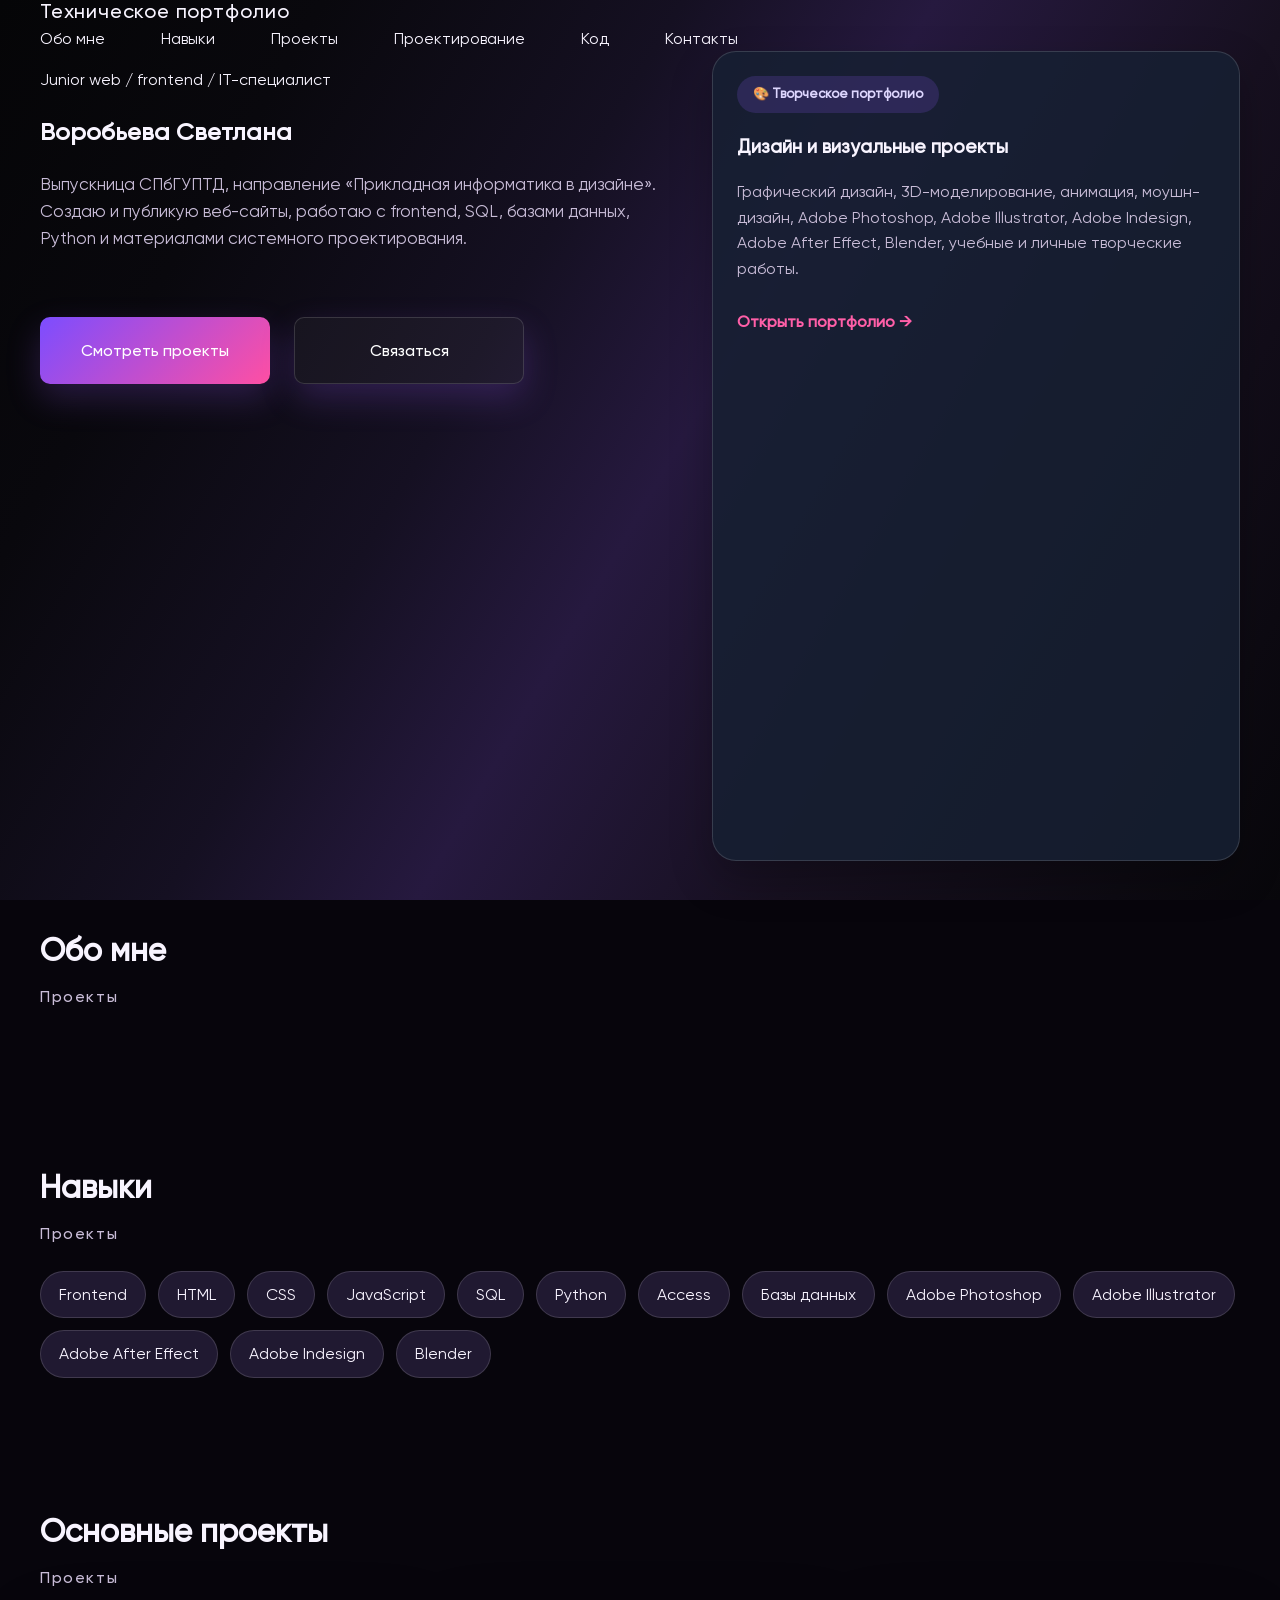
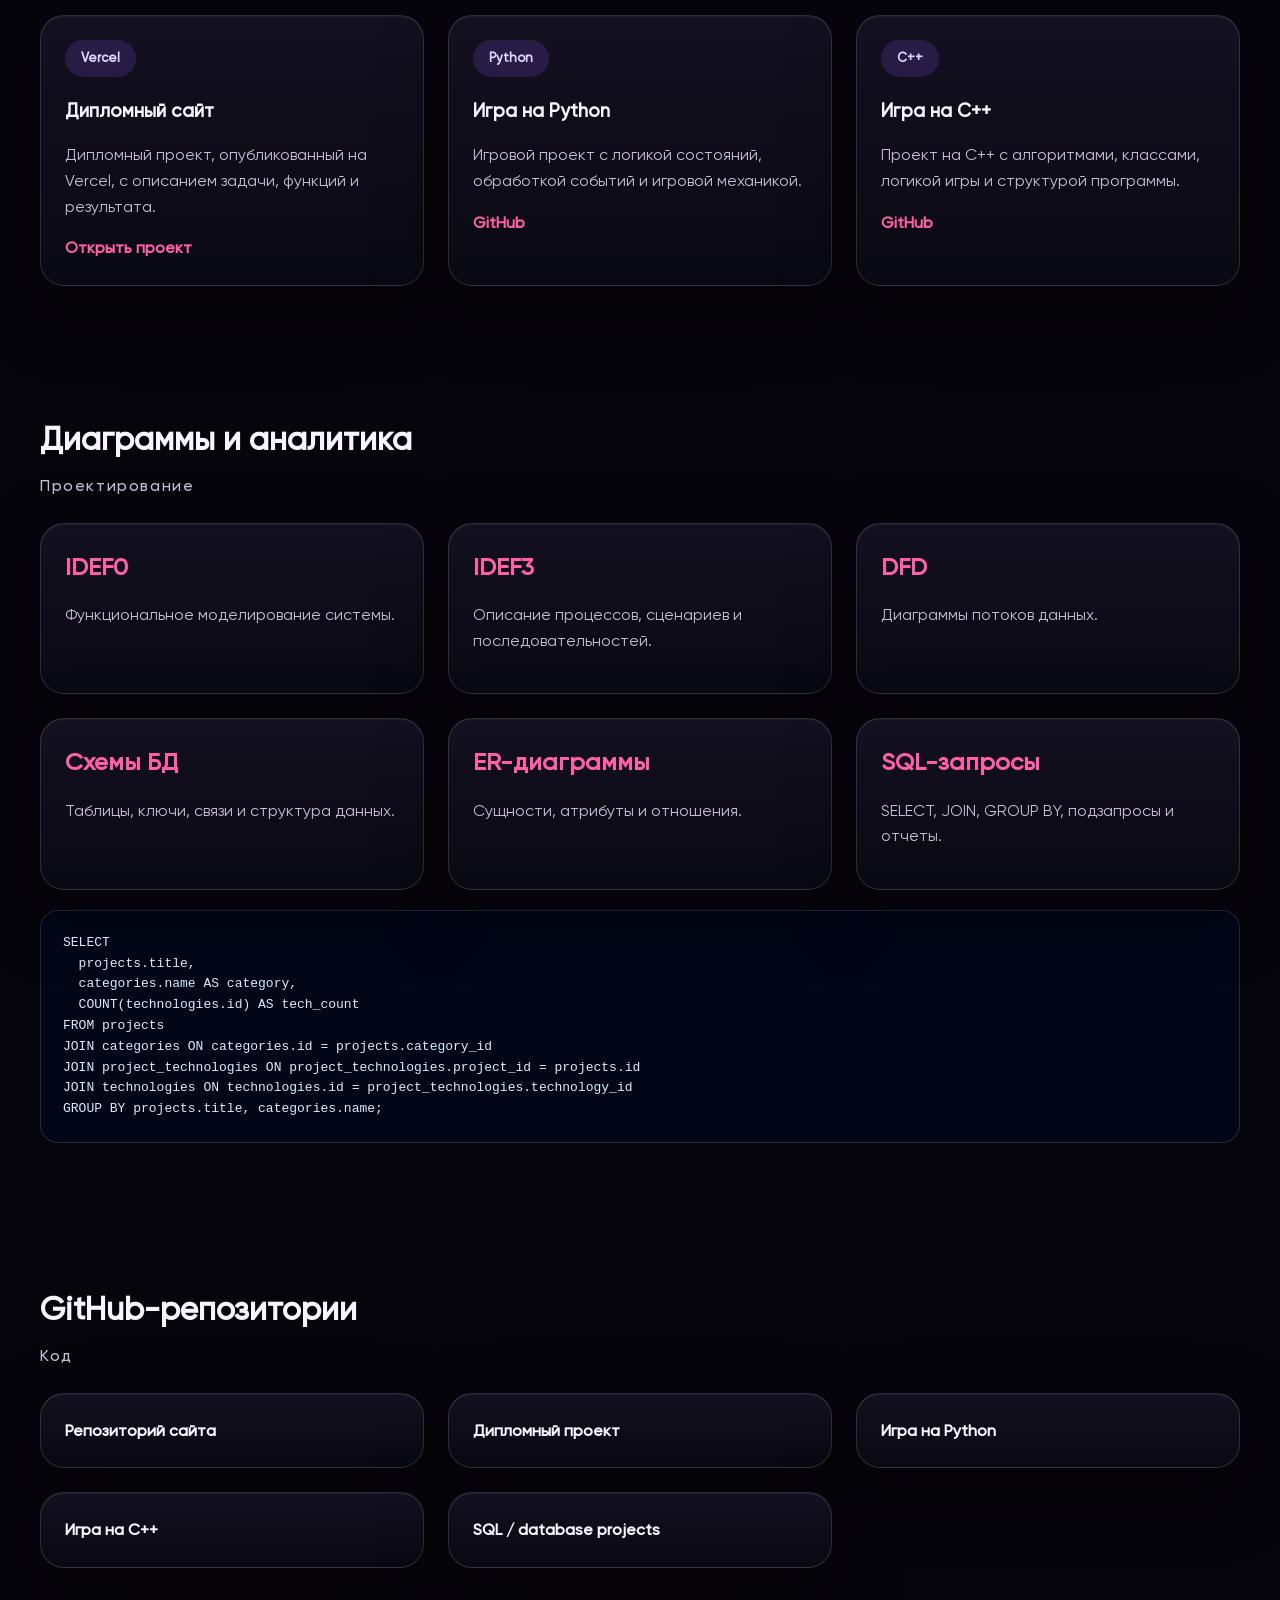
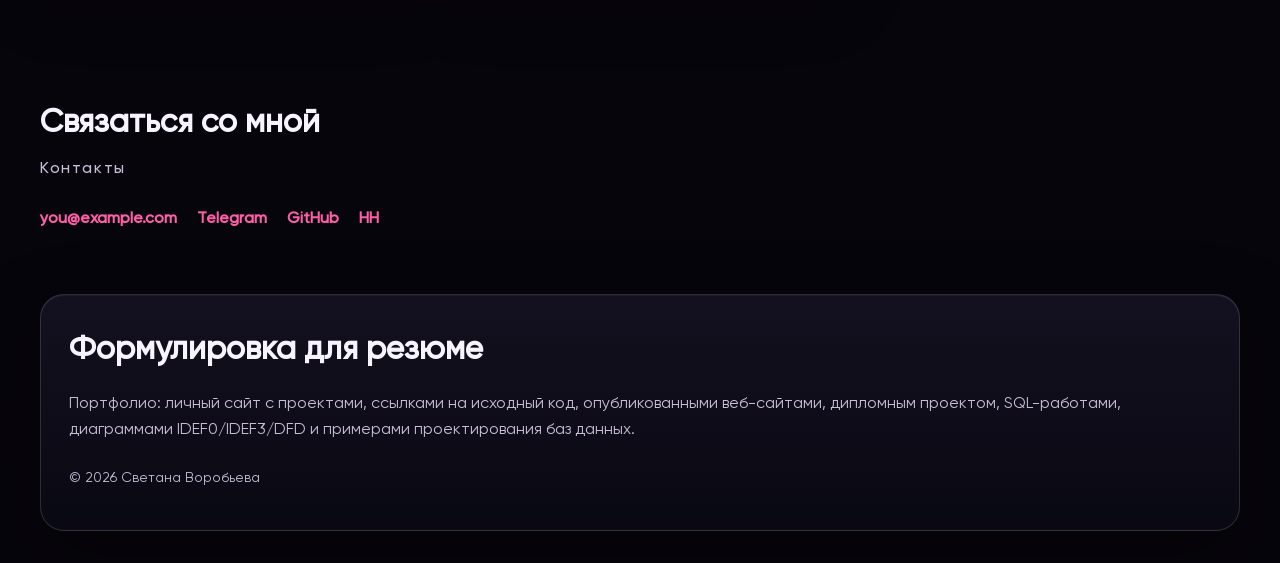
<file: index2.html>
<!DOCTYPE html>
<html lang="ru">
<head>
  <meta charset="UTF-8" />
  <meta name="viewport" content="width=device-width, initial-scale=1.0" />
  <title>Портфолио | Junior Frontend / IT-специалист</title>
  <meta name="description" content="Портфолио выпускницы СПбГУПТД: сайты, дипломный проект, игры, SQL, базы данных и проектирование IDEF0, IDEF3, DFD, ER-диаграммы." />
  <link rel="stylesheet" href="styles.css" />
</head>
<body>
  <header class="header" id="home">
    <nav class="nav container">
      <a class="logo" href="#home">Техническое портфолио</a>
      <div class="nav-links">
        <a href="#about">Обо мне</a>
        <a href="#skills">Навыки</a>
        <a href="#projects">Проекты</a>
        <a href="#design">Проектирование</a>
        <a href="#code">Код</a>
        <a href="#contacts">Контакты</a>
      </div>
    </nav>

    <section class="hero container">
      <div>
        <p class="subtitle-header">Junior web / frontend / IT-специалист</p>
        <h1>Воробьева Светлана</h1>
        <p class="hero-text">
          Выпускница СПбГУПТД, направление «Прикладная информатика в&nbsp;дизайне».
          <br>Создаю и публикую веб-сайты, работаю с&nbsp;frontend, SQL, базами данных,
          Python и&nbsp;материалами системного проектирования.
        </p>
        <div class="buttons">
          <a class="btn" href="#projects">Смотреть проекты</a>
          <a class="btn btn-outline" href="#contacts">Связаться</a>
        </div>
      </div>

      <div class="hero-card">
          <span class="tag">🎨 Творческое портфолио</span>

          <h3>Дизайн и визуальные проекты</h3>

          <p>
              Графический дизайн, 3D-моделирование, анимация, моушн-дизайн,
              Adobe Photoshop, Adobe Illustrator, Adobe Indesign, Adobe After Effect, Blender,
              учебные и личные творческие работы.
          </p>

          <a href="ССЫЛКА_НА_ПОРТФОЛИО" class="portfolio-link">
              Открыть портфолио →
          </a>
      </div>
    </section>
  </header>

  <main>
    <section class="section container" id="about">
        <h2>Обо мне</h2>
        <p class="subtitle">Проекты</p>
    </section>

    <section class="section container" id="skills">
      <h2>Навыки</h2>
      <p class="subtitle">Проекты</p>
      <div class="skills">
        <span>Frontend</span><span>HTML</span><span>CSS</span><span>JavaScript</span><span>SQL</span>
        <span>Python</span><span>Access</span><span>Базы данных</span>
        <span>Adobe Photoshop</span><span>Adobe Illustrator</span><span>Adobe After Effect</span><span>Adobe Indesign</span>
        <span>Blender</span>
      </div>
    </section>

    <section class="section container" id="projects">
      <h2>Основные проекты</h2>
      <p class="subtitle">Проекты</p>
      <div class="grid cards">

        <article class="card">
          <span class="tag">Vercel</span>
          <h3>Дипломный сайт</h3>
          <p>Дипломный проект, опубликованный на Vercel, с описанием задачи, функций и результата.</p>
          <a href="https://your-project.vercel.app" target="_blank" rel="noopener noreferrer">Открыть проект</a>
        </article>

        <article class="card">
          <span class="tag">Python</span>
          <h3>Игра на Python</h3>
          <p>Игровой проект с логикой состояний, обработкой событий и игровой механикой.</p>
          <a href="https://github.com/username/python-game" target="_blank" rel="noopener noreferrer">GitHub</a>
        </article>

        <article class="card">
          <span class="tag">C++</span>
          <h3>Игра на C++</h3>
          <p>Проект на C++ с алгоритмами, классами, логикой игры и структурой программы.</p>
          <a href="https://github.com/username/cpp-game" target="_blank" rel="noopener noreferrer">GitHub</a>
        </article>

      </div>
    </section>

    <section class="section container" id="design">
      <h2>Диаграммы и аналитика</h2>
      <p class="subtitle">Проектирование</p>
      <div class="grid design-grid">
        <article class="card diagram"><strong>IDEF0</strong><p>Функциональное моделирование системы.</p></article>
        <article class="card diagram"><strong>IDEF3</strong><p>Описание процессов, сценариев и последовательностей.</p></article>
        <article class="card diagram"><strong>DFD</strong><p>Диаграммы потоков данных.</p></article>
        <article class="card diagram"><strong>Схемы БД</strong><p>Таблицы, ключи, связи и структура данных.</p></article>
        <article class="card diagram"><strong>ER-диаграммы</strong><p>Сущности, атрибуты и отношения.</p></article>
        <article class="card diagram"><strong>SQL-запросы</strong><p>SELECT, JOIN, GROUP BY, подзапросы и отчеты.</p></article>
      </div>

      <pre class="code-example"><code>SELECT
  projects.title,
  categories.name AS category,
  COUNT(technologies.id) AS tech_count
FROM projects
JOIN categories ON categories.id = projects.category_id
JOIN project_technologies ON project_technologies.project_id = projects.id
JOIN technologies ON technologies.id = project_technologies.technology_id
GROUP BY projects.title, categories.name;</code></pre>
    </section>

    <section class="section container" id="code">
      <h2>GitHub-репозитории</h2>
      <p class="subtitle">Код</p>
      <div class="grid cards small-cards">
        <a class="card" href="https://github.com/username/portfolio" target="_blank" rel="noopener noreferrer">Репозиторий сайта</a>
        <a class="card" href="https://github.com/username/diploma" target="_blank" rel="noopener noreferrer">Дипломный проект</a>
        <a class="card" href="https://github.com/username/python-game" target="_blank" rel="noopener noreferrer">Игра на Python</a>
        <a class="card" href="https://github.com/username/cpp-game" target="_blank" rel="noopener noreferrer">Игра на C++</a>
        <a class="card" href="https://github.com/username/sql-projects" target="_blank" rel="noopener noreferrer">SQL / database projects</a>
      </div>
    </section>

    <section class="section container" id="contacts">
      <h2>Связаться со мной</h2>
      <p class="subtitle">Контакты</p>
      <div class="contact-box">
        <a href="mailto:you@example.com">you@example.com</a>
        <a href="https://t.me/username" target="_blank" rel="noopener noreferrer">Telegram</a>
        <a href="https://github.com/username" target="_blank" rel="noopener noreferrer">GitHub</a>
        <a href="https://hh.ru/resume/your-id" target="_blank" rel="noopener noreferrer">HH</a>
      </div>
    </section>
  </main>

  <footer class="footer container">
    <h2>Формулировка для резюме</h2>
    <p>
      Портфолио: личный сайт с проектами, ссылками на исходный код,
      опубликованными веб-сайтами, дипломным проектом, SQL-работами,
      диаграммами IDEF0/IDEF3/DFD и примерами проектирования баз данных.
    </p>
    <p class="copy">© <span id="year"></span> Светана Воробьева</p>
  </footer>

  <script src="script.js"></script>
</body>
</html>
</file>
<file: styles.css>
@font-face {
    font-family: 'Gilroy';
    src: url('/fonts/Gilroy-Light.otf') format('opentype');
    font-weight: 300;
    font-style: normal;
}

@font-face {
    font-family: 'Gilroy';
    src: url('/fonts/gilroy-regular.ttf') format('truetype');
    font-weight: 400;
    font-style: normal;
}

@font-face {
    font-family: 'Gilroy';
    src: url('/fonts/gilroy-medium.ttf') format('truetype');
    font-weight: 500;
    font-style: normal;
}

:root {
  --bg: #080812;
  --bg-2: #120b1f;
  --card: rgba(18, 18, 32, 0.82);
  --card-light: rgba(36, 28, 54, 0.9);
  --text: #f8f4ff;
  --muted: #c9bdd8;
  --accent: #8f5cff;
  --accent-2: #ff5fa8;
  --accent-3: #5fdcff;
  --border: rgba(255, 255, 255, 0.14);
}

* { box-sizing: border-box; }
html { scroll-behavior: smooth; }
body {
  margin: 0;
  font-family: 'Gilroy', Arial, sans-serif;
  color: var(--text);
  background: #07050c;
  line-height: 1.6;
  position: relative;
}

body::before{
    content:"";
    position:fixed;
    inset:0;
    z-index:-2;

    background:
        linear-gradient(
            120deg,
            #050507 0%,
            #09080d 18%,
            #151022 38%,
            #26193f 52%,
            #171020 72%,
            #08070b 100%
        ),

        linear-gradient(
            90deg,
            transparent 0%,
            rgba(255,255,255,.02) 48%,
            rgba(255,255,255,.02) 52%,
            transparent 100%
        );
}

a { color: inherit; text-decoration: none; }
.container { width: min(1200px, calc(100% - 72px)); margin: 0 auto; }

.hero-cover {
  min-height: 100vh;
  padding: 32px 64px 48px;
  position: relative;
  overflow: hidden;
}

.hero-cover::before {
  content: "";
  position: absolute;
  inset: 20px;
  opacity: .45;
  pointer-events: none;
}

.hero-cover::after {
  content: "";
  position: absolute;
  inset: 0;
  pointer-events: none;
}

.hero-nav {
  position: relative;
  z-index: 10;
  max-width: 1480px;
  margin: 0 auto;
  display: flex;
  justify-content: space-between;
  align-items: flex-start;
}

.burger {
  display: none;
  width: 42px;
  height: 42px;
  border: 1px solid var(--border);
  border-radius: 12px;
  background: rgba(255,255,255,.06);
  cursor: pointer;
  z-index: 50;
}

.burger span {
  display: block;
  width: 20px;
  height: 2px;
  margin: 5px auto;
  background: #fff;
  border-radius: 10px;
}

.logo {
  font-size: 20px;
  line-height: .9;
  font-weight: 500;
  letter-spacing: .04em;
}

.logo span {
  display: block;
  margin-top: 10px;
  font-size: 13px;
  text-transform: uppercase;
  color: var(--muted);
}

.nav-links {
  display: flex;
  gap: 56px;
}

.nav-links a {
  color: var(--text);
  font-size: 16px;
}

.nav-links a:hover {
  color: #8c45ff;
}

.contact-box a:hover {
  color: #8c45ff;
}

.hero {
  position: relative;
  z-index: 3;
  max-width: 1480px;
  min-height: calc(100vh - 90px);
  margin: 0 auto;
  display: grid;
  grid-template-columns: 56% 44%;
  align-items: stretch;
}

.hero-content {
  position: relative;
  display: flex;
  flex-direction: column;
  justify-content: center;
  padding-right: 40px;
  z-index:5;
}

.hero-title {
  position: relative;
  z-index:20;
  width:170%;
  margin: 0 0 8px 0;
  font-size: clamp(78px, 10vw, 180px);
  line-height: .8;
  font-weight: 300;
  letter-spacing: .08em;
  color: #fff;
  white-space: nowrap;
  text-shadow: 0 0 24px rgba(255,255,255,.18);
}

.hero-subtitle {
  font-size: clamp(16px, 2vw, 22px);
  line-height: 1.15;
  color: #fff;
  margin: 0 0 40px 0;
}

.hero-subtitle span {
  color: var(--accent-2);
}

.hero-text {
  max-width: 620px;
  color: var(--muted);
  font-size: 17px;
}

.buttons {
  display: flex;
  gap: 24px;
  margin-top: 64px;
}

.btn {
  display: inline-flex;
  align-items: center;
  justify-content: center;
  min-width: 230px;
  padding: 20px 28px;
  border-radius: 10px;
  background: linear-gradient(135deg, #e35b99, #8c45ff);
  color: #fff;
  font-weight: 500;
  box-shadow: 0 20px 55px rgba(154, 59, 255, .32);
}

.btn-outline {
  background: transparent;
  border: 0;
  box-shadow: none;
  color: #fff;
}

.hero-socials {
  position: absolute;
  left: 0;
  bottom: 36px;
  display: flex;
  align-items: center;
  gap: 28px;
  font-size: 13px;
  letter-spacing: .08em;
}

.hero-socials span {
  width: 1px;
  height: 22px;
  background: rgba(255,255,255,.45);
}

.hero-socials a:hover {
  color: #8c45ff;
}


.skills-list {
    list-style: none;
    padding: 0;
    margin: 12px 0 0;
}

.skills-wrapper{
    display:grid;
    grid-template-columns:repeat(2,1fr);
    gap:50px;
    align-items:start;
    padding-top: 0px;
    margin-top: 0px;
}

.skills-list li {
    position: relative;
    padding-left: 18px;
    margin-bottom: 8px;
    line-height: 1.5;
}

.skills-list li::before {
    content: "—";
    position: absolute;
    left: 0;
}

.hero-image {
  position: absolute;
  top: 0;
  right: 0;
  bottom: 0;

  width: 50vw;
  height: 100%;

  overflow: hidden;
  z-index: 2;
}

.hero-image img {
  width: 100%;
  height: 100%;
  object-fit: cover;
  object-position: center;
  display: block;
  filter: contrast(1.05) saturate(1.05);
}

.hero-image::before {
  content: "";
  position: absolute;
  inset: 0;
  background:
    linear-gradient(90deg, rgba(7,5,12,.75), transparent 24%),
    linear-gradient(0deg, rgba(7,5,12,.28), transparent 42%);
  z-index: 2;
}

.glass {
  position: absolute;
  z-index: 4;
  border: 1px solid rgba(255,255,255,.28);
  border-radius: 8px;
  background: rgba(255,255,255,.055);
  backdrop-filter: blur(14px);
  -webkit-backdrop-filter: blur(14px);
  box-shadow:
    inset 0 1px 0 rgba(255,255,255,.18),
    0 24px 80px rgba(0,0,0,.28);
}

.glass::before,
.glass::after {
  content: "";
  position: absolute;
  width: 6px;
  height: 6px;
  background: rgba(255,255,255,.75);
}

.glass::before {
  top: -4px;
  left: -4px;
}

.glass::after {
  right: -4px;
  bottom: -4px;
}

.glass-small {
  width: 180px;
  height: 110px;
  left: 0;
  top: 22%;
}

.glass-top {
  width: 20%;
  height: 150px;
  top: 2%;
  left: 36%;
}

.glass-center {
  width: 290px;
  height: 110px;
  top: 32%;
  left: 4%;
}

.glass-bottom {
  width: 240px;
  height: 320px;
  left: 44%;
  bottom: 6%;
}

.glass-right {
  width: 200px;
  height: 350px;
  right: 4%;
  bottom: 6%;
}

.subtitle {
  color: var(--muted);
  letter-spacing: 0.1em;
  font-size: 16px;
  font-weight: 500;
  margin-top: 8px;
  margin-bottom: 24px;
}

h2 { font-size: clamp(20px, 3vw, 32px); margin: 0; }
h3 { margin: 12px 0 10px; }

.btn,
.project-btn {
  background: linear-gradient(135deg, #7c4dff, #ff4fa3);
  box-shadow: 0 14px 34px rgba(155, 92, 255, .22);
}

.btn-outline {
  background: rgba(255, 255, 255, .04);
  border: 1px solid var(--border);
}

.hero-card, .card, .footer {
  background: rgba(23, 32, 51, 0.86);
  border: 1px solid var(--border);
  border-radius: 24px;
  box-shadow: 0 18px 42px rgba(0,0,0,.25);
}
.hero-card { padding: 24px; }
.hero-card p, .card p, .footer p { color: var(--muted); }

.hero-photo-card,
.card,
.footer,
.modal-window {
  background: linear-gradient(180deg, rgba(22, 18, 34, .9), rgba(10, 10, 20, .86));
  border: 1px solid var(--border);
  box-shadow:
    0 24px 70px rgba(0, 0, 0, .42),
    inset 0 1px 0 rgba(255, 255, 255, .05);
}

.portfolio-link {
    display: inline-block;
    margin-top: 12px;
    color: var(--accent-2);
    font-weight: 600;
    transition: .2s;
}

.portfolio-link:hover {
    transform: translateX(4px);
}

.section { padding: 64px 0;
 background: transparent; }

.grid { display: grid; grid-template-columns: repeat(3, 1fr); gap: 24px; }
.card { padding: 24px; transition: transform .2s ease, border-color .2s ease; }
.card:hover { transform: translateY(-4px); border-color: rgba(56, 189, 248, .45); }
.card a { color: var(--accent-2); font-weight: 700; }
.tag {
  display: inline-block;
  padding: 8px 16px;
  margin-bottom: 8px;
  border-radius: 999px;
  background: rgba(139, 92, 246, .18);
  color: #ddd6fe;
  font-size: 13px;
  font-weight: 700;
}
.diagram strong { display: block; font-size: 24px; color: var(--accent-2); }
.code-example {
  margin-top: 20px;
  padding: 22px;
  overflow-x: auto;
  border-radius: 18px;
  background: #020617;
  border: 1px solid var(--border);
  color: #dbeafe;
}
.small-cards .card { font-weight: 700; }
.skills { display: flex; flex-wrap: wrap; gap: 12px; }
.skills span {
  padding: 10px 18px;
  border-radius: 999px;
  background: var(--card-light);
  border: 1px solid var(--border);
}

.contact-box a { color: var(--accent-2); font-weight: 700; margin-right: 16px;}
.footer { margin-bottom: 32px; padding: 28px; }
.copy { margin-top: 24px; font-size: 14px; }

@media (max-width: 1000px) {
  .hero-cover {
    padding: 24px 22px 40px;
  }

  .hero {
    grid-template-columns: 1fr;
  }

  .hero-title {
    width: 100%;
    white-space: normal;
    font-size: clamp(54px, 16vw, 92px);
  }

  .hero-image {
    height: 560px;
    min-height: auto;
  }

  .hero-socials {
    position: static;
    margin-top: 60px;
    flex-wrap: wrap;
  }

  .nav-links {
    gap: 20px;
    flex-wrap: wrap;
  }

  .nav-links a {
    color: var(--text);
    font-size: 14px;
  }
}


/* Project modal windows */
.project-btn {
  margin-top: 18px;
  display: inline-flex;
  align-items: center;
  justify-content: center;
  padding: 11px 16px;
  border: 0;
  border-radius: 14px;
  background: linear-gradient(135deg, var(--accent), var(--accent-2));
  color: var(--text);
  font-family: inherit;
  font-size: 15px;
  font-weight: 500;
  cursor: pointer;
}

.project-btn:hover { filter: brightness(1.08); }

.section-text {
  max-width: 820px;
  color: var(--muted);
  font-size: 17px;
}

.modal {
  position: fixed;
  inset: 0;
  z-index: 1000;
  display: none;
}

.modal.is-open { display: block; }

.modal-overlay {
  position: absolute;
  inset: 0;
  background: rgba(2, 6, 23, 0.78);
  backdrop-filter: blur(10px);
}

.modal-window {
  position: relative;
  width: min(980px, calc(100% - 32px));
  max-height: calc(100vh - 48px);
  margin: 24px auto;
  padding: 30px;
  overflow-y: auto;
  border: 1px solid var(--border);
  border-radius: 28px;
  background: rgba(23, 32, 51, 0.98);
  box-shadow: 0 24px 80px rgba(0, 0, 0, .45);
}

.modal-close {
  position: absolute;
  top: 18px;
  right: 20px;
  width: 42px;
  height: 42px;
  border: 1px solid var(--border);
  border-radius: 50%;
  background: transparent;
  color: var(--text);
  font-size: 28px;
  line-height: 1;
  cursor: pointer;
}

.modal-content {
  display: grid;
  grid-template-columns: 1fr;
  gap: 28px;
}

.modal-content:has(.character-viewer:not([hidden])) {
  grid-template-columns: 1fr 1fr;
}

.project-info {
  display: grid;
  gap: 14px;
  margin: 22px 0;
}

.project-info div {
  padding: 16px;
  border: 1px solid var(--border);
  border-radius: 18px;
  background: rgba(255, 255, 255, 0.04);
}

.project-info dt {
  color: var(--accent-2);
  font-size: 13px;
  font-weight: 500;
  text-transform: uppercase;
  letter-spacing: .1em;
}

.project-info dd {
  margin: 6px 0 0;
  color: var(--muted);
}

.modal-link { margin-top: 18px; }

.character-viewer { align-self: start; }

.viewer-frame {
  display: grid;
  place-items: center;
  min-height: 676px;
  border: 1px solid var(--border);
  border-radius: 24px;
  background: white;
  overflow: hidden;
}

.viewer-frame img {
  max-width: 100%;
  max-height: 600px;
  object-fit: cover;
}

.viewer-controls {
  display: grid;
  grid-template-columns: 48px 1fr 48px;
  gap: 12px;
  align-items: center;
  margin-top: 18px;
}

.viewer-controls button {
  height: 48px;
  border: 1px solid var(--border);
  border-radius: 14px;
  background: var(--card-light);
  color: var(--text);
  cursor: pointer;
}

.viewer-controls input { width: 100%; }

.viewer-caption {
  margin: 10px 0 0;
  color: var(--muted);
  text-align: center;
}

.modal-video-area {
  grid-column: 1 / -1;
  margin-top: 6px;
}

.modal-video-area h3 {
  margin-bottom: 14px;
}

.modal-video-box {
  width: 100%;
  max-height: 70vh;
  aspect-ratio: 16 / 9;
  overflow: hidden;
  border-radius: 24px;
  background: #020617;
}

.modal-video-box video {
  width: 100%;
  height: 100%;
  max-height: 70vh;
  display: block;
   object-fit: cover;
  background: #000;
}

@media (max-width: 900px) {
  .modal-content,
  .modal-content:has(.character-viewer:not([hidden])) {
    grid-template-columns: 1fr;
  }

  .modal-window { padding: 22px; }

  .viewer-frame { min-height: 280px; }
}


/* Modal gallery for modeling and visual projects */
.modal-gallery-area {
  grid-column: 1 / -1;
  margin-top: 6px;
}

.modal-gallery-area h3 {
  margin-bottom: 14px;
}

.modal-gallery {
  display: grid;
  grid-template-columns: repeat(4, 1fr);
  gap: 14px;
}

.modal-gallery img {
  width: 100%;
  aspect-ratio: 1 / 1;
  object-fit: cover;
  border: 1px solid var(--border);
  border-radius: 18px;
  background: #020617;
  cursor: zoom-in;
  transition: transform .2s ease, border-color .2s ease;
}

.modal-gallery img:hover {
  transform: translateY(-3px);
  border-color: rgba(56, 189, 248, .45);
}

.gallery-lightbox {
  position: fixed;
  inset: 0;
  z-index: 1200;
  display: none;
  place-items: center;
  padding: 28px;
  background: rgba(2, 6, 23, .88);
  backdrop-filter: blur(10px);
}

.gallery-lightbox.is-open {
  display: grid;
}

.gallery-lightbox img {
  max-width: min(1100px, 100%);
  max-height: calc(100vh - 72px);
  object-fit: contain;
  border-radius: 22px;
  box-shadow: 0 24px 80px rgba(0,0,0,.45);
}

.gallery-lightbox button {
  position: absolute;
  top: 22px;
  right: 28px;
  width: 46px;
  height: 46px;
  border: 1px solid var(--border);
  border-radius: 50%;
  background: rgba(23, 32, 51, .92);
  color: var(--text);
  font-size: 30px;
  cursor: pointer;
}

@media (max-width: 900px) {
  .modal-gallery {
    grid-template-columns: repeat(2, 1fr);
  }
}


/* Hero photo */
.hero-photo-card {
  width: min(360px, 100%);
  justify-self: end;
  align-self: center;
  padding: 10px;
  border: 1px solid var(--border);
  border-radius: 28px;
  background:
    radial-gradient(circle at 75% 25%, rgba(56, 189, 248, .18), transparent 42%),
    rgba(23, 32, 51, .78);
  box-shadow: 0 22px 70px rgba(0,0,0,.32);
}

.hero-photo-card img {
  width: 100%;
  aspect-ratio: 4 / 5;
  object-fit: cover;
  object-position: center;
  border-radius: 22px;
  display: block;
}

@media (max-width: 900px) {
  .hero-photo-card {
    justify-self: start;
    width: min(320px, 100%);
  }
}


@media (max-width: 1024px) {
  .hero-cover {
    min-height: auto;
    padding: 28px 28px 56px;
  }

  .hero {
    min-height: 720px;
    grid-template-columns: 1fr;
    align-items: center;
  }

  .hero-content {
    padding-right: 0;
    padding-top: 120px;
    max-width: 720px;
  }

  .hero-title {
    width: 100%;
    font-size: clamp(72px, 14vw, 120px);
    white-space: nowrap;
  }

  .hero-subtitle {
    max-width: 520px;
    font-size: 18px;
  }

  .hero-info {
    max-width: 620px;
  }

  .hero-image {
    top: 0;
    right: 0;
    width: 48%;
    height: 48%;
    min-height: 360px;
    border-bottom-left-radius: 120px;
  }

  .hero-image img {
    object-position: center top;
  }

  .buttons {
    margin-top: 56px;
  }

  .glass-small {
    width: 160px;
    height: 120px;
    left: 0;
    top: 30%;
  }

  .glass-top {
    width: 190px;
    height: 140px;
    top: 7%;
    left: 43%;
  }

  .glass-center {
    width: 260px;
    height: 150px;
    top: 25%;
    left: 54%;
  }

  .glass-bottom {
    width: 260px;
    height: 260px;
    left: 44%;
    bottom: 8%;
  }

  .glass-right {
    width: 180px;
    height: 280px;
    right: 2%;
    bottom: 16%;
  }

  .grid {
    grid-template-columns: repeat(2, 1fr);
  }

  .skills-wrapper{
        grid-template-columns:1fr;
        gap:35px;
  }
}

/* ===== Mobile ===== */

@media (max-width: 700px) {
  .hero-cover {
    padding: 22px 18px 42px;
    overflow: hidden;
  }

  .hero-nav {
    align-items: center;
  }

  .logo {
    font-size: 15px;
    z-index: 30;
  }

  .burger {
    display: block;
  }

  .nav-links {
    position: fixed;
    top: 0;
    right: -100%;
    width: 78%;
    height: 100vh;
    padding: 120px 28px;
    display: flex;
    flex-direction: column;
    align-items: center;
    gap: 28px;
    background: rgba(10, 10, 24, .9);
    backdrop-filter: blur(20px);
    -webkit-backdrop-filter: blur(20px);
    border-left: 1px solid var(--border);
    transition: right .3s ease;
    z-index: 40;
  }

  .nav-links.is-open {
    right: 0;
  }

  .nav-links a {
    font-size: 22px;
  }

  .hero {
    min-height: 760px;
    display: block;
  }

  .hero-content {
    padding-top: 300px;
    position: relative;
    z-index: 8;
  }

  .hero-title {
    font-size: clamp(54px, 20vw, 60px);
    line-height: .86;
    white-space: nowrap;
    width: 160%;
    margin-left: -4px;
  }

  .hero-subtitle {
    max-width: 300px;
    font-size: 14px;
    margin-bottom: 26px;
  }

  .hero-info h2 {
    font-size: 18px;
  }

  .hero-info p {
    max-width: 330px;
    font-size: 14px;
    line-height: 1.4;
  }

  .hero-image {
    position: absolute;
    top: 0;
    right: 0;
    width: 78%;
    height: 400px;
    min-height: 0;
    border-bottom-left-radius: 90px;
  }

  .hero-image::before {
    background:
      linear-gradient(90deg, rgba(7,5,12,.82), transparent 34%),
      linear-gradient(0deg, rgba(7,5,12,.4), transparent 55%);
  }

  .hero-image img {
    object-position: center top;
  }

  .buttons {
    margin-top: 40px;
    gap: 12px;
  }

  .btn {
    min-width: 0;
    flex: 1;
    padding: 16px 14px;
    font-size: 12px;
  }

  .hero-socials {
    position: static;
    margin-top: 34px;
    gap: 20px;
    font-size: 10px;
  }

  .glass-small {
    width: 105px;
    height: 120px;
    left: 0;
    top: 205px;
  }

  .glass-top {
    width: 100px;
    height: 120px;
    top: 32px;
    left: 28%;
  }

  .glass-center {
    width: 140px;
    height: 135px;
    top: 200px;
    left: 58%;
  }

  .glass-bottom {
    display: none;
  }

  .glass-right {
    display: none;
  }

  .container {
    width: min(100% - 32px, 1200px);
  }

  .grid {
    grid-template-columns: 1fr;
  }

    .skills-wrapper{
        gap:28px;
    }
}
</file>
